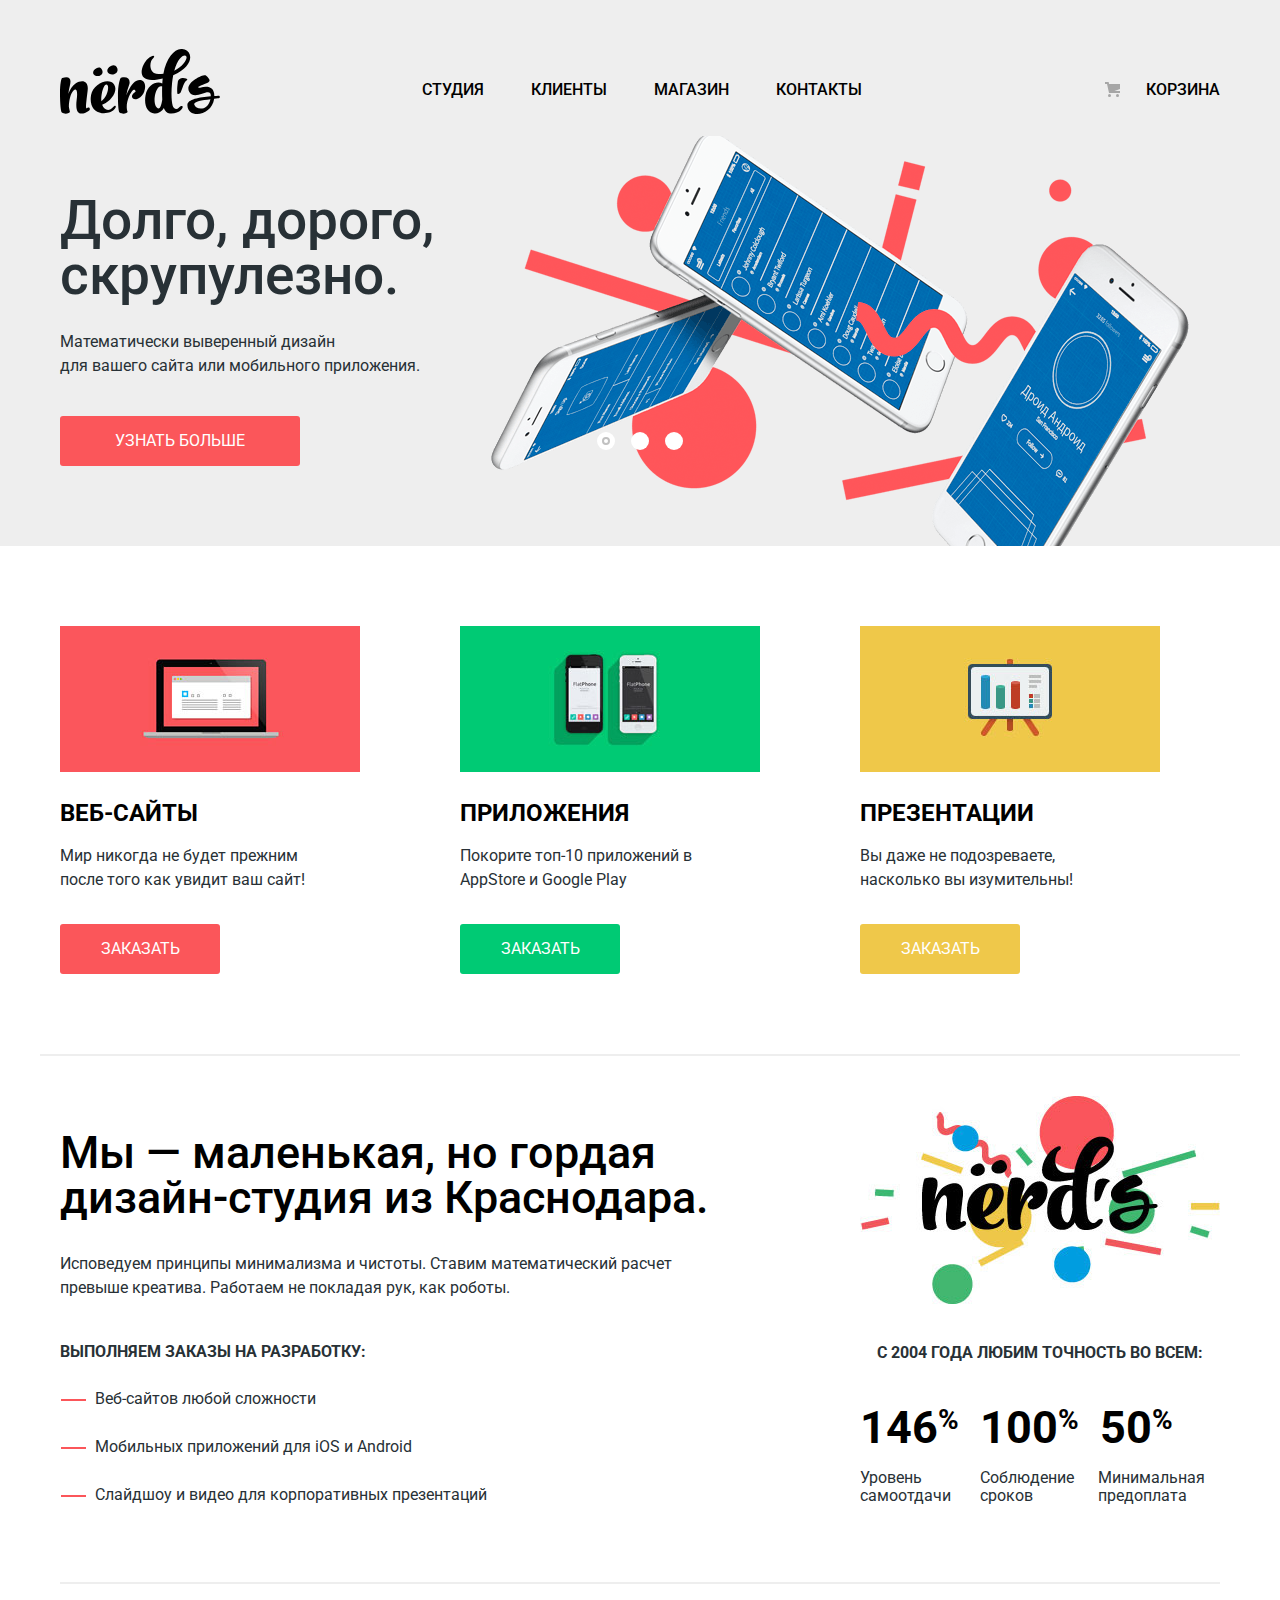
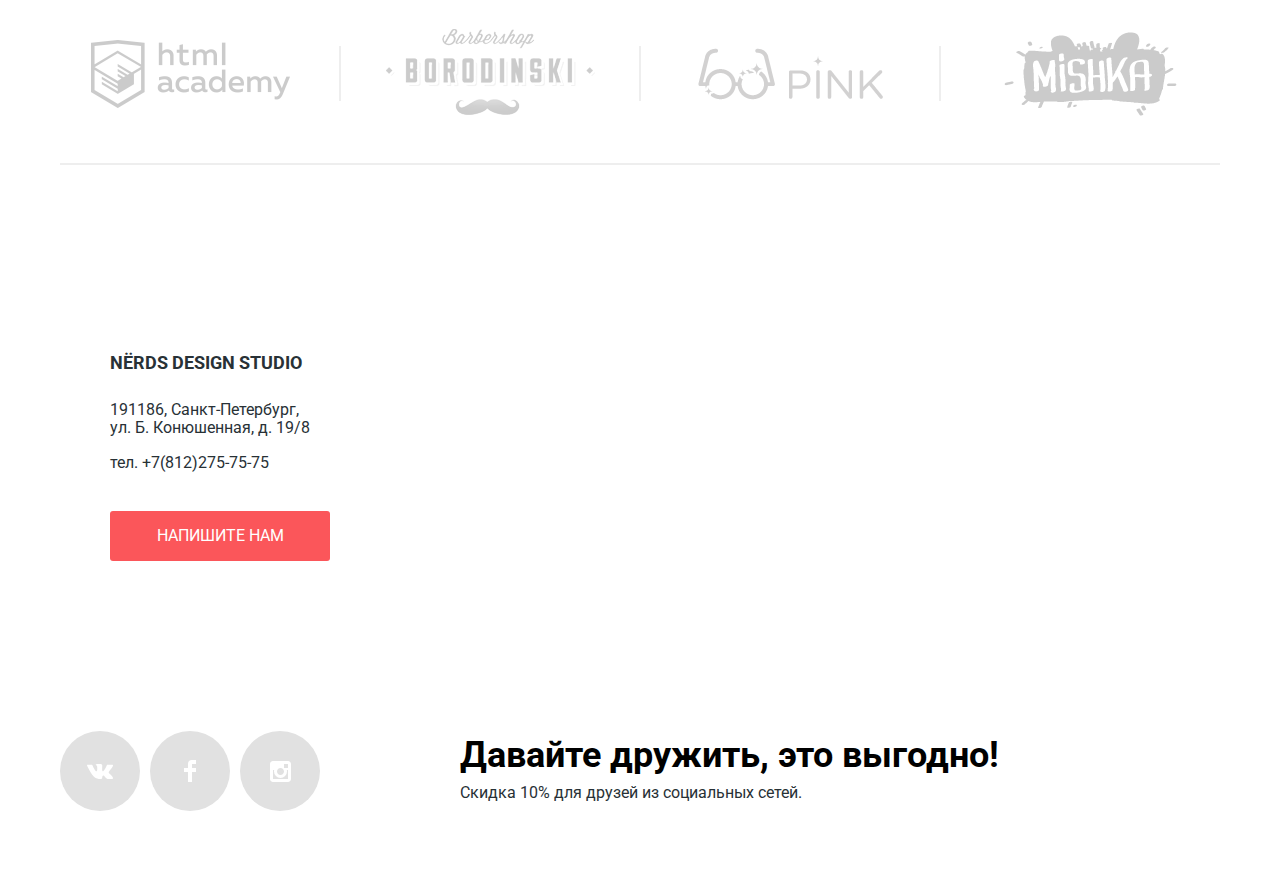
<file: index.html>
<!DOCTYPE html>
<html lang="ru">
	<head>
		<meta charset="utf-8">
		<title>HTML Academy: Нёрдс</title>
		<link href="https://fonts.googleapis.com/css?family=Roboto:400,500,700&amp;subset=cyrillic" rel="stylesheet">
		<link rel="stylesheet" href="css/normalize.min.css">
		<link rel="stylesheet" href="css/style.min.css">
	</head>
	<body>
		<header class="main-header">
			<div class="container">
				<nav class="main-navigation">
					<a class="main-header-logo">
						<img src="img/nerds-logo.svg" width="160" height="65" alt="Логотип дизайн студии Нёрдс">
					</a>
					<ul class="site-navigation">
						<li class="site-navigation-item"><a href="studio.html">Студия</a></li>
						<li class="site-navigation-item"><a href="clients.html">Клиенты</a></li>
						<li class="site-navigation-item"><a href="catalog.html">Магазин</a></li>
						<li class="site-navigation-item"><a href="contacts.html">Контакты</a></li>
					</ul>
					<ul class="user-navigation">
						<li class="cart-link"><a href="#">Корзина</a></li>
					</ul>
				</nav>
			</div>
		</header>
		<main>
			<h1 class="visually-hidden">Дизайн студия "Нёрдс"</h1>
			<section class="slider">
				<div class="container">
					<h2 class="visually-hidden">Преимущества</h2>
					<input class="visually-hidden" type="radio" id="product-1" name="toggle" checked>
					<input class="visually-hidden" type="radio" id="product-2" name="toggle">
					<input class="visually-hidden" type="radio" id="product-3" name="toggle">
					<div class="slider-controls">
						<label class="slider-controls-item slider-controls-item--1" for="product-1">Первый</label>
						<label class="slider-controls-item slider-controls-item--2" for="product-2">Второй</label>
						<label class="slider-controls-item slider-controls-item--3" for="product-3">Третий</label>
					</div>
					<ul class="slider-list">
						<li class="slider-item">
							<h3>Долго, дорого,<br> скрупулезно.</h3>
							<p>Математически выверенный дизайн<br> для вашего сайта или мобильного приложения.</p>
							<a class="slider-item-button button" href="#">Узнать больше</a>
						</li>
						<li class="slider-item">
							<h3>Любим математику как никто другой</h3>
							<p>Никакого креатива, только математические формулы для расчета идеальных пропорций.</p>
							<a class="slider-item-button button" href="#">Узнать больше</a>
						</li>
						<li class="slider-item">
							<h3>Только ночь,<br> только хардкор</h3>
							<p>Работать днем, как все? Мы против этого.<br> Ближе к полуночи работа только начинается.</p>
							<a class="slider-item-button button" href="#">Узнать больше</a>
						</li>
					</ul>
				</div>
			</section>
			<section class="features">
				<h2 class="visually-hidden">Преимущества</h2>
				<ul class="features-list">
					<li class="features-item features-item-site">
						<img src="img/illustration-1.jpg" width="300" height="146" alt="Веб-сайты">
						<h3>Веб-сайты</h3>
						<p>Мир никогда не будет прежним после того как увидит ваш сайт!</p>
						<a class="btn btn-link" href="#">Заказать</a>
					</li>
					<li class="features-item features-item-app">
						<img src="img/illustration-2.jpg" width="300" height="146" alt="Приложения">
						<h3>Приложения</h3>
						<p>Покорите топ-10 приложений в AppStore и Google Play</p>
						<a class="btn btn-link" href="#">Заказать</a>
					</li>
					<li class="features-item features-item-presentation">
						<img src="img/illustration-3.jpg" width="300" height="146" alt="Презентации">
						<h3>Презентации</h3>
						<p>Вы даже не подозреваете, насколько вы изумительны!</p>
						<a class="btn btn-link" href="#">Заказать</a>
					</li>
				</ul>
			</section>
			<section class="about">
				<h2 class="visually-hidden">Дизайн студия</h2>
				<div class="about-block">
					<div class="about-block-left">
						<h3>Мы — маленькая, но гордая дизайн-студия из Краснодара.</h3>
						<p>Исповедуем принципы минимализма и чистоты. Ставим математический расчет превыше креатива. Работаем не покладая рук, как роботы.</p>
						<p>Выполняем заказы на разработку:</p>
						<ul class="about-list">
							<li class="about-item">
								Веб-сайтов любой сложности
							</li>
							<li class="about-item">
								Мобильных приложений для iOS и Android
							</li>
							<li class="about-item">
								Слайдшоу и видео для корпоративных презентаций
							</li>
						</ul>
					</div>
					<div class="about-block-right">
						<div class="about-logo">
							<img src="img/nerds-illustration.jpg" width="360" height="208" alt="Логотип дизайн студии Нёрдс">
						</div>
						<p>с 2004 года любим точность во всем:</p>
						<div class="about-features">
							<span class="about-features-num">146<sup>%</sup></span>
							<span class="about-features-num">100<sup>%</sup></span>
							<span class="about-features-num">50<sup>%</sup></span>
						</div>
						<div class="about-features-text">
							<span>Уровень самоотдачи</span>
							<span>Соблюдение сроков</span>
							<span>Минимальная предоплата</span>
						</div>
					</div>
				</div>
			</section>
			<section class="partners">
				<h2 class="visually-hidden">Наши партнеры</h2>
				<ul class="partners-list">
					<li class="partners-item">
						<a href="https://htmlacademy.ru/intensive/htmlcss">
							<img src="img/logo-1.png" width="199" height="68" alt="HTML Academy">
						</a>
					</li>
					<li class="partners-item">
						<a href="#">
							<img src="img/logo-2.png" width="209" height="90" alt="Барбершоп Бородинский">
						</a>
					</li>
					<li class="partners-item">
						<a href="#">
							<img src="img/logo-3.png" width="185" height="52" alt="Pink">
						</a>
					</li>
					<li class="partners-item">
						<a href="#">
							<img src="img/logo-4.png" width="173" height="84" alt="Mishka">
						</a>
					</li>
				</ul>
			</section>
			<section class="map">
				<div class="container">
					<div class="contacts">
						<h4>NЁRDS DESIGN STUDIO</h4>
						<p class="map-contacts">191186, Санкт-Петербург, ул. Б. Конюшенная, д. 19/8</p>
						<p>тел. +7(812)275-75-75</p>
						<a class="btn btn-contacts" href="feedback.html">Напишите нам</a>
					</div>
				</div>
				<span>
					<iframe src="https://www.google.com/maps/embed?pb=!1m18!1m12!1m3!1d1998.5991043651586!2d30.320894616097!3d59.938794181876254!2m3!1f0!2f0!3f0!3m2!1i1024!2i768!4f13.1!3m3!1m2!1s0x4696310fca5ba729%3A0xea9c53d4493c879f!2z0JHQvtC70YzRiNCw0Y8g0JrQvtC90Y7RiNC10L3QvdCw0Y8g0YPQuy4sIDE5LCDQodCw0L3QutGCLdCf0LXRgtC10YDQsdGD0YDQsywgMTkxMTg2!5e0!3m2!1sru!2sru!4v1530602224681" height="416" style="border:0" allowfullscreen></iframe>
				</span>
			</section>
		</main>
		<footer class="main-footer">
			<div class="container">
				<div class="footer-social">
					<ul class="social-list">
						<li>
							<a class="social-button vk" href="#">
								<span class="visually-hidden">Вконтакте</span>
								<svg xmlns="http://www.w3.org/2000/svg" width="26" height="15" viewBox="0 0 26 15">
									<path fill="#FFF" d="M16.138 11.51c.956-.309 2.18 2.04 3.483 2.939.978.681 1.727.534 1.727.534l3.473-.05s1.815-.112.957-1.554c-.071-.12-.503-1.069-2.585-3.022-2.177-2.043-1.882-1.712.739-5.244 1.597-2.153 2.236-3.468 2.036-4.028-.192-.539-1.365-.399-1.365-.399L20.69.713c-.381.001-.704.119-.851.515-.003.004-.621 1.666-1.445 3.079-1.741 2.989-2.436 3.148-2.724 2.961-.661-.433-.494-1.737-.494-2.664 0-2.897.432-4.105-.846-4.417-.427-.104-.739-.172-1.828-.182-1.392-.021-2.574 0-3.244.329-.445.223-.786.712-.579.74.26.035.843.16 1.155.586.401.552.389 1.789.389 1.789s.229 3.411-.54 3.834c-.528.29-1.25-.302-2.803-3.016-.793-1.388-1.392-2.922-1.392-2.922s-.116-.285-.326-.441c-.25-.185-.6-.244-.6-.244L.848.684S.29.7.085.946c-.182.218-.015.668-.015.668s2.909 6.881 6.203 10.347c3.02 3.182 6.452 2.971 6.452 2.971h1.555s.469-.054.709-.312c.224-.24.214-.691.214-.691s-.031-2.109.935-2.419z"/>
								</svg>
							</a>
						</li>
						<li>
							<a class="social-button fb" href="#">
								<span class="visually-hidden">Фейсбук</span>
								<svg xmlns="http://www.w3.org/2000/svg" width="12" height="22" viewBox="0 0 12 22">
									<path fill="#FFF" d="M12 4V0H8a4 4 0 0 0-4 4v4H0v4h4v10h4V12h4V8H8V4h4z"/>
								</svg>
							</a>
						</li>
						<li>
							<a class="social-button in" href="#">
								<span class="visually-hidden">Инстаграм</span>
								<svg xmlns="http://www.w3.org/2000/svg" width="21" height="21" viewBox="0 0 21 21">
									<path fill="#FFF" d="M18 0H3C1.35 0 0 1.35 0 3v15c0 1.65 1.35 3 3 3h15c1.65 0 3-1.35 3-3V3c0-1.65-1.35-3-3-3zm-7.5 7c1.93 0 3.5 1.57 3.5 3.5S12.43 14 10.5 14 7 12.43 7 10.5 8.57 7 10.5 7zM18 18H3V9h1.181A6.504 6.504 0 0 0 4 10.5a6.5 6.5 0 1 0 13 0 6.45 6.45 0 0 0-.181-1.5H18v9zm0-11h-4V3h4v4z"/>
								</svg>
							</a>
						</li>
					</ul>
				</div>
				<div class="footer-social-text">
					<p>Давайте дружить, это выгодно!</p>
					<p>Скидка 10% для друзей из социальных сетей.</p>
				</div>
			</div>
		</footer>
		<section class="modal modal-feedback">
			<h2>Напишите нам</h2>
				<button class="modal-close" type="button"><img src="img/close-cross.svg" width="21" height="21" alt="Закрыть"></button>
				<form class="feedback-form" action="http://echo.htmlacademy.ru" method="post">
					<p class="feedback-item">
						<label for="user-name">Ваше имя:</label>
						<input class="modal-input" id="user-name" type="text" name="username" placeholder="Имя Фамилия" required>
					</p>
					<p class="feedback-item">
						<label for="user-email">Ваш email:</label>
						<input class="modal-input" id="user-email" type="email" name="email" placeholder="email@example.com" required>
					</p>
					<p class="feedback-item-area">
						<label for="user-text">Текст письма:</label>
						<textarea id="user-text" name="text" placeholder="В свободной форме"></textarea>
					</p>
					<button class="btn modal-btn" type="submit">Отправить</button>
				</form>
		</section>
		<script src="js/script.min.js"></script>
	</body>
</html>
</file>
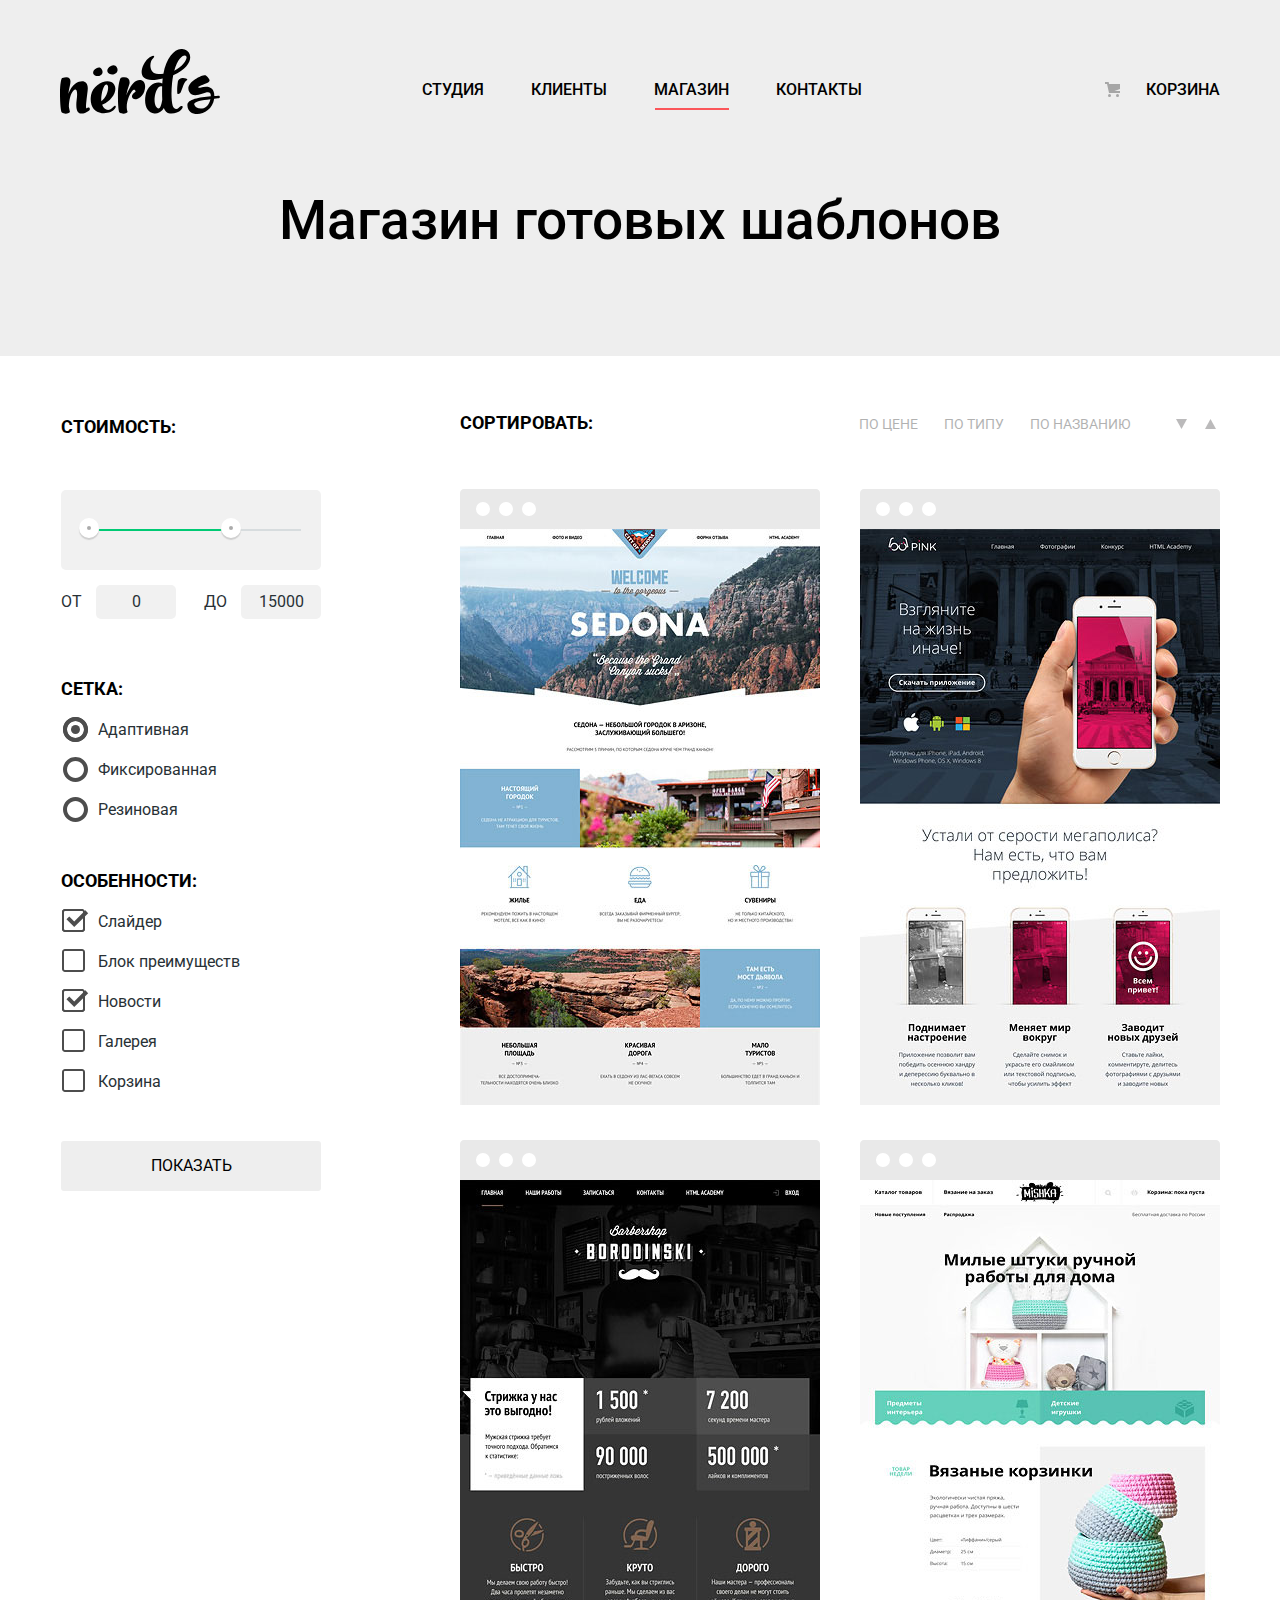
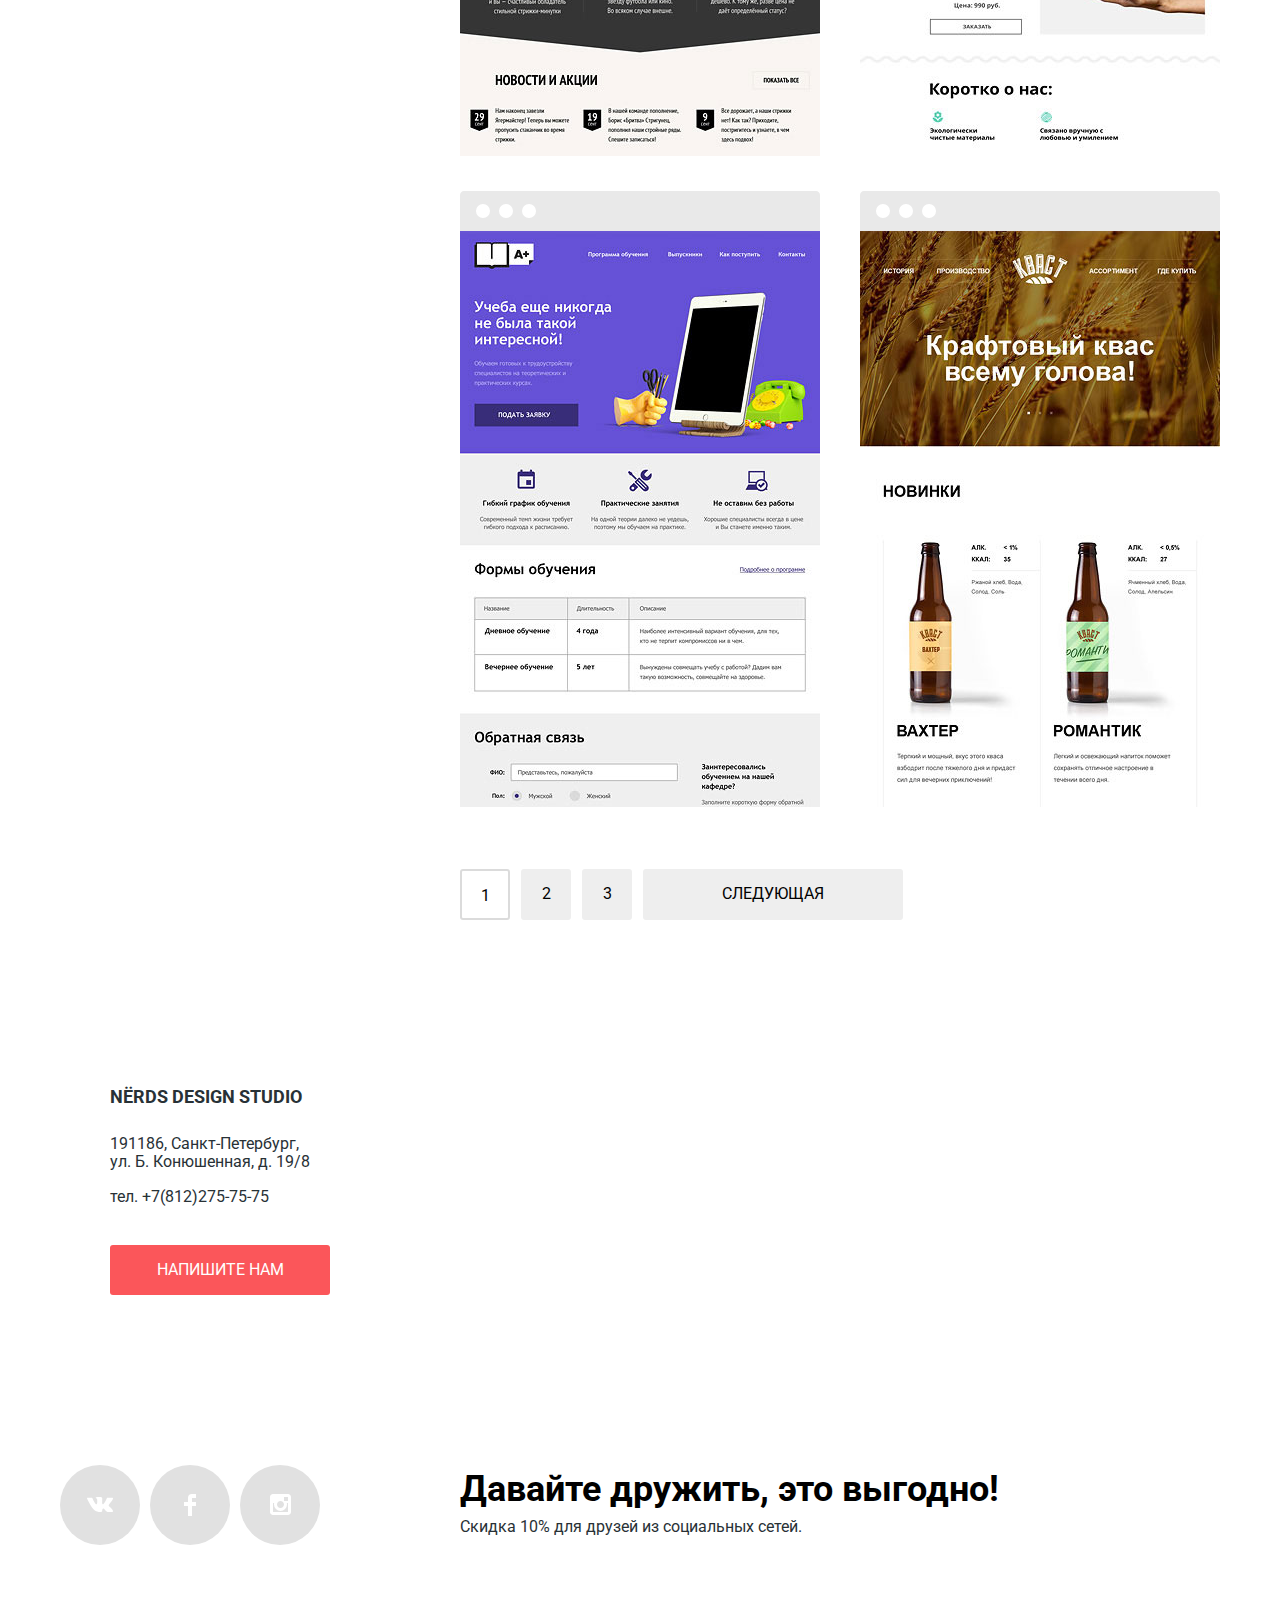
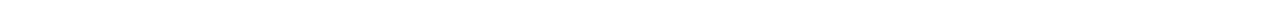
<file: catalog.html>
<!DOCTYPE html>
<html lang="ru">
	<head>
		<meta charset="utf-8">
		<title>HTML Academy: Нёрдс</title>
		<link href="https://fonts.googleapis.com/css?family=Roboto:400,500,700&amp;subset=cyrillic" rel="stylesheet">
		<link rel="stylesheet" href="css/normalize.min.css">
		<link rel="stylesheet" href="css/style.min.css">
	</head>
	<body>
		<header class="main-header-inner">
			<div class="container">
				<nav class="main-navigation">
					<a class="main-header-logo-inner" href="index.html">
						<img src="img/nerds-logo.svg" width="160" height="65" alt="Логотип дизайн студии Нёрдс">
					</a>
					<ul class="site-navigation">
						<li class="site-navigation-item"><a href="studio.html">Студия</a></li>
						<li class="site-navigation-item"><a href="clients.html">Клиенты</a></li>
						<li class="site-navigation-item site-navigation-item-current"><a>Магазин</a></li>
						<li class="site-navigation-item"><a href="contacts.html">Контакты</a></li>
					</ul>
					<ul class="user-navigation">
						<li class="cart-link"><a href="#">Корзина</a></li>
					</ul>
				</nav>
			</div>
			<h1>Магазин готовых шаблонов</h1>
		</header>
		<main>
			<div class="catalog-columns">
				<section class="filtres">
					<h2 class="visually-hidden">Фильтр товаров</h2>
					<form class="filter" method="get" action="http://echo.htmlacademy.ru">
						<fieldset class="filter-item">
							<legend>Стоимость:</legend>
							<div class="range-filter">
								<div class="range-controls">
									<div class="scale">
										<div class="bar" style="margin-left: 8%; width: 59%"></div>
									</div>
									<div class="toggle toggle-min"></div>
									<div class="toggle toggle-max"></div>
								</div>
								<div class="price-controls">
									<label class="min-price">от <input name="min-price" type="text" value="0"></label>
									<label class="max-price">до <input name="max-price" type="text" value="15000"></label>
								</div>
							</div>
						</fieldset>
						<fieldset class="filter-item grid">
							<legend>Сетка:</legend>
							<ul>
								<li class="filter-option">
									<input class="visually-hidden filter-input filter-input-radio" type="radio" name="grid-group" value="adaptive" id="filter-adaptive" checked>
									<label for="filter-adaptive">Адаптивная</label>
								</li>
								<li class="filter-option">
									<input class="visually-hidden filter-input filter-input-radio" type="radio" name="grid-group" value="fixed" id="filter-fixed">
									<label for="filter-fixed">Фиксированная</label>
								</li>
								<li class="filter-option">
									<input class="visually-hidden filter-input filter-input-radio" type="radio" name="grid-group" value="rubber" id="filter-rubber">
									<label for="filter-rubber">Резиновая</label>
								</li>
							</ul>
						</fieldset>
						<fieldset class="filter-item">
							<legend class="filter-features">Особенности:</legend>
							<ul>
								<li class="filter-option">
									<input class="visually-hidden filter-input filter-input-checkbox" type="checkbox" name="slider" id="filter-slider" checked>
									<label for="filter-slider">Слайдер</label>
								</li>
								<li class="filter-option">
									<input class="visually-hidden filter-input filter-input-checkbox" type="checkbox" name="features-block" id="filter-features-block">
									<label for="filter-features-block">Блок преимуществ</label>
								</li>
								<li class="filter-option">
									<input class="visually-hidden filter-input filter-input-checkbox" type="checkbox" name="news" id="filter-news" checked>
									<label for="filter-news">Новости</label>
								</li>
								<li class="filter-option">
									<input class="visually-hidden filter-input filter-input-checkbox" type="checkbox" name="gallery" id="filter-gallery">
									<label for="filter-gallery">Галерея</label>
								</li>
								<li class="filter-option">
									<input class="visually-hidden filter-input filter-input-checkbox" type="checkbox" name="cart" id="filter-cart">
									<label for="filter-cart">Корзина</label>
								</li>
							</ul>
						</fieldset>
						<button type="submit" class="btn filter-button">Показать</button>
					</form>
				</section>
				<section class="gallery">
					<div class="gallery-sort-block">
						<p>Сортировать:</p>
						<a class="gallery-sort" href="#price">по цене</a>
						<a class="gallery-sort" href="#type">по типу</a>
						<a class="gallery-sort" href="#name">по названию</a>
						<a class="gallery-sort arrow" href="#down"><img src="img/icon-down-dir.svg" width="11" height="10" alt="Стрелка вниз"></a>
						<a class="gallery-sort arrow" href="#up"><img src="img/icon-up-dir.svg" width="11" height="10" alt="Стрелка вверх"></a>
					</div>
					<div class="gallery-item">
						<figure class="gallery-items">
							<a class="product" href="#">
								<svg xmlns="http://www.w3.org/2000/svg" width="360" height="40" viewBox="0 0 360 40">
									<path fill="#e9e9e9" d="M356 0H4C1.8 0 0 1.8 0 4v36h360V4c0-2.2-1.8-4-4-4zM22.991 27a7 7 0 1 1 0-14 7 7 0 0 1 0 14zm23.011 0a7 7 0 1 1 0-14 7 7 0 0 1 0 14zm23.011 0a7 7 0 1 1 0-14 7 7 0 0 1 0 14z"/>
								</svg>
								<img src="img/img-sedona.jpg" width="360" height="576" alt="Sedona">
							</a>
							<div class="hover-block">
								<div class="gallery-block">
									<h3><a href="#">Sedona</a></h3>
									<div class="text-block mini">
										<p>Информационный сайт для туристов</p>
									</div>
									<button class="btn btn-gallery">9 900 руб.</button>
								</div>
							</div>
						</figure>
						<figure class="gallery-items">
							<a href="#">
								<svg xmlns="http://www.w3.org/2000/svg" width="360" height="40" viewBox="0 0 360 40">
									<path fill="#e9e9e9" d="M356 0H4C1.8 0 0 1.8 0 4v36h360V4c0-2.2-1.8-4-4-4zM22.991 27a7 7 0 1 1 0-14 7 7 0 0 1 0 14zm23.011 0a7 7 0 1 1 0-14 7 7 0 0 1 0 14zm23.011 0a7 7 0 1 1 0-14 7 7 0 0 1 0 14z"/>
								</svg>
								<img src="img/img-pink.jpg" width="360" height="576" alt="Pink">
							</a>
							<div class="hover-block">
								<div class="gallery-block">
									<h3><a href="#">Pink app</a></h3>
									<div class="text-block">
										<p>Продуктовый лендинг приложения для iOS и Android</p>
									</div>
									<button class="btn btn-gallery">9 900 руб.</button>
								</div>
							</div>
						</figure>
						<figure class="gallery-items">
							<a href="#">
								<svg xmlns="http://www.w3.org/2000/svg" width="360" height="40" viewBox="0 0 360 40">
									<path fill="#e9e9e9" d="M356 0H4C1.8 0 0 1.8 0 4v36h360V4c0-2.2-1.8-4-4-4zM22.991 27a7 7 0 1 1 0-14 7 7 0 0 1 0 14zm23.011 0a7 7 0 1 1 0-14 7 7 0 0 1 0 14zm23.011 0a7 7 0 1 1 0-14 7 7 0 0 1 0 14z"/>
								</svg>
								<img src="img/img-barbershop.jpg" width="360" height="576" alt="Borodinski">
							</a>
							<div class="hover-block">
								<div class="gallery-block">
									<h3><a href="#">Barbershop</a></h3>
									<div class="text-block mini">
										<p>Сайт салоны красоты. Для мужчин, да.</p>
									</div>
									<button class="btn btn-gallery">9 900 руб.</button>
								</div>
							</div>
						</figure>
						<figure class="gallery-items">
							<a href="#">
								<svg xmlns="http://www.w3.org/2000/svg" width="360" height="40" viewBox="0 0 360 40">
									<path fill="#e9e9e9" d="M356 0H4C1.8 0 0 1.8 0 4v36h360V4c0-2.2-1.8-4-4-4zM22.991 27a7 7 0 1 1 0-14 7 7 0 0 1 0 14zm23.011 0a7 7 0 1 1 0-14 7 7 0 0 1 0 14zm23.011 0a7 7 0 1 1 0-14 7 7 0 0 1 0 14z"/>
								</svg>
								<img src="img/img-mishka.jpg" width="360" height="576" alt="Mishka">
							</a>
							<div class="hover-block">
								<div class="gallery-block">
									<h3><a href="#">MISHKA</a></h3>
									<div class="text-block mini">
										<p>Интернет-магазин вязаных игрушек</p>
									</div>
									<button class="btn btn-gallery">9 900 руб.</button>
								</div>
							</div>
						</figure>
						<figure class="gallery-items">
							<a href="#">
								<svg xmlns="http://www.w3.org/2000/svg" width="360" height="40" viewBox="0 0 360 40">
									<path fill="#e9e9e9" d="M356 0H4C1.8 0 0 1.8 0 4v36h360V4c0-2.2-1.8-4-4-4zM22.991 27a7 7 0 1 1 0-14 7 7 0 0 1 0 14zm23.011 0a7 7 0 1 1 0-14 7 7 0 0 1 0 14zm23.011 0a7 7 0 1 1 0-14 7 7 0 0 1 0 14z"/>
								</svg>
								<img src="img/img-aplus.jpg" width="360" height="576" alt="A+">
							</a>
							<div class="hover-block">
								<div class="gallery-block">
									<h3><a href="#">A Plus</a></h3>
									<div class="text-block">
										<p>Лендинг курсов повышения квалификации</p>
									</div>
									<button class="btn btn-gallery">9 900 руб.</button>
								</div>
							</div>
						</figure>
						<figure class="gallery-items">
							<a href="#">
								<svg xmlns="http://www.w3.org/2000/svg" width="360" height="40" viewBox="0 0 360 40">
									<path fill="#e9e9e9" d="M356 0H4C1.8 0 0 1.8 0 4v36h360V4c0-2.2-1.8-4-4-4zM22.991 27a7 7 0 1 1 0-14 7 7 0 0 1 0 14zm23.011 0a7 7 0 1 1 0-14 7 7 0 0 1 0 14zm23.011 0a7 7 0 1 1 0-14 7 7 0 0 1 0 14z"/>
								</svg>
								<img src="img/img-kvast.jpg" width="360" height="576" alt="Кваст">
							</a>
							<div class="hover-block">
								<div class="gallery-block">
									<h3><a href="#">КВАСТ</a></h3>
									<div class="text-block">
										<p>Промо-сайт производителя крафтового кваса</p>
									</div>
									<button class="btn btn-gallery">9 900 руб.</button>
								</div>
							</div>
						</figure>
					</div>
					<ul class="pagination-list">
						<li class="pagination-item pagination-item-current"><a>1</a></li>
						<li class="pagination-item"><a href="#">2</a></li>
						<li class="pagination-item"><a href="#">3</a></li>
						<li class="pagination-item"><a href="#">Следующая</a></li>
					</ul>
				</section>
			</div>
			<section class="map">
				<div class="container">
					<div class="contacts">
						<h4>NЁRDS DESIGN STUDIO</h4>
						<p class="map-contacts">191186, Санкт-Петербург, ул. Б. Конюшенная, д. 19/8</p>
						<p>тел. +7(812)275-75-75</p>
						<a class="btn btn-contacts" href="feedback.html">Напишите нам</a>
					</div>
				</div>
				<span>
					<iframe src="https://www.google.com/maps/embed?pb=!1m18!1m12!1m3!1d1998.5991043651586!2d30.320894616097!3d59.938794181876254!2m3!1f0!2f0!3f0!3m2!1i1024!2i768!4f13.1!3m3!1m2!1s0x4696310fca5ba729%3A0xea9c53d4493c879f!2z0JHQvtC70YzRiNCw0Y8g0JrQvtC90Y7RiNC10L3QvdCw0Y8g0YPQuy4sIDE5LCDQodCw0L3QutGCLdCf0LXRgtC10YDQsdGD0YDQsywgMTkxMTg2!5e0!3m2!1sru!2sru!4v1530602224681" height="416" style="border:0" allowfullscreen></iframe>
				</span>
			</section>
		</main>
		<footer class="main-footer">
			<div class="container">
				<div class="footer-social">
					<ul class="social-list">
						<li>
							<a class="social-button vk" href="#">
								<span class="visually-hidden">Вконтакте</span>
								<svg xmlns="http://www.w3.org/2000/svg" width="26" height="15" viewBox="0 0 26 15">
									<path fill="#FFF" d="M16.138 11.51c.956-.309 2.18 2.04 3.483 2.939.978.681 1.727.534 1.727.534l3.473-.05s1.815-.112.957-1.554c-.071-.12-.503-1.069-2.585-3.022-2.177-2.043-1.882-1.712.739-5.244 1.597-2.153 2.236-3.468 2.036-4.028-.192-.539-1.365-.399-1.365-.399L20.69.713c-.381.001-.704.119-.851.515-.003.004-.621 1.666-1.445 3.079-1.741 2.989-2.436 3.148-2.724 2.961-.661-.433-.494-1.737-.494-2.664 0-2.897.432-4.105-.846-4.417-.427-.104-.739-.172-1.828-.182-1.392-.021-2.574 0-3.244.329-.445.223-.786.712-.579.74.26.035.843.16 1.155.586.401.552.389 1.789.389 1.789s.229 3.411-.54 3.834c-.528.29-1.25-.302-2.803-3.016-.793-1.388-1.392-2.922-1.392-2.922s-.116-.285-.326-.441c-.25-.185-.6-.244-.6-.244L.848.684S.29.7.085.946c-.182.218-.015.668-.015.668s2.909 6.881 6.203 10.347c3.02 3.182 6.452 2.971 6.452 2.971h1.555s.469-.054.709-.312c.224-.24.214-.691.214-.691s-.031-2.109.935-2.419z"/>
								</svg>
							</a>
						</li>
						<li>
							<a class="social-button fb" href="#">
								<span class="visually-hidden">Фейсбук</span>
								<svg xmlns="http://www.w3.org/2000/svg" width="12" height="22" viewBox="0 0 12 22">
									<path fill="#FFF" d="M12 4V0H8a4 4 0 0 0-4 4v4H0v4h4v10h4V12h4V8H8V4h4z"/>
								</svg>
							</a>
						</li>
						<li>
							<a class="social-button in" href="#">
								<span class="visually-hidden">Инстаграм</span>
								<svg xmlns="http://www.w3.org/2000/svg" width="21" height="21" viewBox="0 0 21 21">
									<path fill="#FFF" d="M18 0H3C1.35 0 0 1.35 0 3v15c0 1.65 1.35 3 3 3h15c1.65 0 3-1.35 3-3V3c0-1.65-1.35-3-3-3zm-7.5 7c1.93 0 3.5 1.57 3.5 3.5S12.43 14 10.5 14 7 12.43 7 10.5 8.57 7 10.5 7zM18 18H3V9h1.181A6.504 6.504 0 0 0 4 10.5a6.5 6.5 0 1 0 13 0 6.45 6.45 0 0 0-.181-1.5H18v9zm0-11h-4V3h4v4z"/>
								</svg>
							</a>
						</li>
					</ul>
				</div>
				<div class="footer-social-text">
					<p>Давайте дружить, это выгодно!</p>
					<p>Скидка 10% для друзей из социальных сетей.</p>
				</div>
			</div>
		</footer>
		<section class="modal modal-feedback">
			<h2>Напишите нам</h2>
			<button class="modal-close" type="button"><img src="img/close-cross.svg" width="21" height="21" alt="Закрыть"></button>
			<form class="feedback-form" action="http://echo.htmlacademy.ru" method="post">
				<p class="feedback-item">
					<label for="user-name">Ваше имя:</label>
					<input class="modal-input" id="user-name" type="text" name="username" placeholder="Имя Фамилия" required>
				</p>
				<p class="feedback-item">
					<label for="user-email">Ваш email:</label>
					<input class="modal-input" id="user-email" type="email" name="email" placeholder="email@example.com" required>
				</p>
				<p class="feedback-item-area">
					<label for="user-text">Текст письма:</label>
					<textarea id="user-text" name="text" placeholder="В свободной форме"></textarea>
				</p>
				<button class="btn modal-btn" type="submit">Отправить</button>
			</form>
		</section>
		<script src="js/script.min.js"></script>
	</body>
</html>
</file>
<file: css/style.min.css>
body{min-width:1200px; margin:0; padding:0; font-family:Roboto,Arial,sans-serif; font-size:16px; line-height:24px; font-weight:400; color:#283136; background-color:#fff}
a{display:inline-block; text-decoration:none; vertical-align:middle}
.main-header{margin:0 auto; background-color:#eee}
.main-header-inner{margin:0 auto; padding-bottom:71px; background-color:#eee}
.main-header-inner h1{margin-top:57px; font-size:55px; font-weight:500; line-height:55px; text-align:center; color:#000}
.main-header-logo-inner:hover{opacity:0.8}
.main-header-logo-inner:active{opacity:0.3}
.main-navigation{display:-webkit-box; display:-ms-flexbox; display:flex; -webkit-box-pack:justify; -ms-flex-pack:justify; justify-content:space-between; margin-left:auto; margin-right:auto; padding-top:49px; padding-left:20px; padding-right:20px; padding-bottom:15px; -webkit-box-align:center; -ms-flex-align:center; align-items:center}
.main-navigation ul{list-style:none; padding-left:0}
.visually-hidden{display:none}
.container{position:relative; width:1200px; margin:0 auto; padding:0}
.user-navigation{margin:0; margin-top:10px}
.site-navigation{display:-webkit-box; display:-ms-flexbox; display:flex; -webkit-box-pack:justify; -ms-flex-pack:justify; justify-content:space-between; width:440px; margin:0; margin-top:10px; margin-left:-83px}
.site-navigation-item a, 
.cart-link a{font-size:16px; line-height:30px; font-weight:500; text-transform:uppercase; color:#000}
.cart-link{position:relative}
.cart-link:before{position:absolute; content:""; width:15px; height:15px; top:7px; left:-41px; background-image:url("../img/cart-icon.svg"); background-position:0 0}
.site-navigation-item a[href]:hover, 
.cart-link a[href]:hover{color:#fb565a}
.site-navigation-item a[href]:active, 
.cart-link a[href]:active{color:#bdbdbd}
.site-navigation-item-current a, 
.site-navigation-item-current a:hover, 
.site-navigation-item-current a:focus, 
.site-navigation-item-current a:active{position:relative}
.site-navigation-item-current a:before{position:absolute; content:""; width:74px; height:2px; top:33px; left:1px; background-color:#fb565a}
.cart-link-item-current a, 
.cart-link-item-current a:hover, 
.cart-link-item-current a:focus, 
.cart-link-item-current a:active{position:relative}
.cart-link-item-current a:before{position:absolute; content:""; width:74px; height:2px; top:33px; left:1px; background-color:#fb565a}
.catalog-columns{display:-webkit-box; display:-ms-flexbox; display:flex; -webkit-box-pack:justify; -ms-flex-pack:justify; justify-content:space-between; max-width:1200px; margin-left:auto; margin-right:auto; margin-top:55px; margin-bottom:-80px; padding-left:20px; padding-right:20px}
.slider{position:relative; margin-left:auto; margin-right:auto; background-color:#eee}
.slider-controls{position:absolute; width:160px; height:18px; left:50%; bottom:104px; font-size:0; text-align:center; -webkit-transform:translateX(-50%); -ms-transform:translateX(-50%); transform:translateX(-50%); z-index:100}
.slider-controls label{position:relative; display:inline-block; width:18px; height:18px; padding:8px; vertical-align:middle; border-radius:50%; cursor:pointer}
.slider-controls label::after{content:""; position:absolute; width:18px; height:18px; top:8px; left:8px; background:#fff; border-radius:50%; z-index:1}
.slider-list{margin:0; padding:0; padding-left:20px; list-style:none}
.slider-item{display:none; padding:57px 0 80px 0}
.slider-item:nth-child(1){background-image:url("../img/slide-1.png"); background-repeat:no-repeat; background-position:431px -3px}
.slider-item:nth-child(2){background-image:url("../img/slide-2.png"); background-repeat:no-repeat; background-position:100% 0}
.slider-item:nth-child(3){background-image:url("../img/slide-3.png"); background-repeat:no-repeat; background-position:100% 20px}
#product-1:checked ~ .slider-list .slider-item:nth-child(1){display:block}
#product-2:checked ~ .slider-list .slider-item:nth-child(2){display:block}
#product-3:checked ~ .slider-list .slider-item:nth-child(3){display:block}
#product-1:checked ~ .slider-controls .slider-controls-item--1::before, 
#product-2:checked ~ .slider-controls .slider-controls-item--2::before, 
#product-3:checked ~ .slider-controls .slider-controls-item--3::before{content:""; position:absolute; width:4px; height:4px; left:50%; top:50%; margin:-4px; background-color:inherit; border:2px solid #c1c1c1; border-radius:50%; z-index:2}
.slider-item h3{max-width:600px; margin:0; margin-bottom:27px; font-size:55px; font-weight:500; line-height:55px}
.slider-item p{max-width:430px; margin:0; margin-bottom:38px}
.button{display:block; width:240px; padding:16px 0; font-size:16px; line-height:18px; text-transform:uppercase; text-align:center; text-decoration:none; color:#fff; background-color:#fb565a; border-radius:3px; border:none}
.button:hover, 
.button:focus{background-color:#e74246}
.button:active{color:rgba(255,255,255,0.3); background-color:#d7373b; -webkit-box-shadow:0 3px rgba(0,0,0,0.1) inset; box-shadow:0 3px rgba(0,0,0,0.1) inset}
.btn{font-size:16px; line-height:18px; text-align:center; vertical-align:middle; text-transform:uppercase; color:#fff; border:none; outline:none}
.btn-link{padding-top:16px; padding-bottom:16px; border-radius:3px}
.slide .btn{background-color:#fb565a}
.slide .btn:hover{background-color:#e74246}
.slide .btn:active{background-color:#d7373b}
.features{width:1180px; margin:0 auto; margin-top:80px; padding-left:20px; padding-bottom:80px; border-bottom:2px solid #eee}
.features ul{list-style:none; margin:0}
.features-list{display:-webkit-box; display:-ms-flexbox; display:flex; padding-left:0}
.features-list .btn-link{margin-top:16px}
.features-item h3{margin:0; margin-top:19px; font-size:24px; line-height:30px; text-transform:uppercase; color:#000}
.features-item{width:300px; padding-right:100px}
.features-item p{max-width:250px}
.features-item a{width:160px}
.features-item-presentation{padding-right:0}
.features-item-site .btn{background-color:#fb565a}
.features-item-site .btn:hover{background-color:#e74246}
.features-item-site .btn:active{background-color:#d7373b}
.features-item-app .btn{background-color:#00ca74}
.features-item-app .btn:hover{background-color:#00bc6c}
.features-item-app .btn:active{background-color:#00aa62}
.features-item-presentation .btn{background-color:#efc84a}
.features-item-presentation .btn:hover{background-color:#eab534}
.features-item-presentation .btn:active{background-color:#e5a722}
.about{max-width:1200px; margin-left:auto; margin-right:auto; margin-top:40px; padding-bottom:75px}
.about h3{font-size:45px; font-weight:500; line-height:45px; color:#000}
.about-block{display:-webkit-box; display:-ms-flexbox; display:flex; -webkit-box-pack:justify; -ms-flex-pack:justify; justify-content:space-between}
.about-block-left{width:660px; -webkit-box-orient:vertical; -webkit-box-direction:normal; -ms-flex-direction:column; flex-direction:column; padding-left:20px}
.about-block-left h3{margin:0; margin-top:34px}
.about-block-left p{margin:0; margin-top:32px; margin-bottom:40px}
.about-block-left p:nth-of-type(2){font-weight:700; margin-bottom:23px; text-transform:uppercase}
.about-list{list-style:none; margin:0; padding-left:35px}
.about-item{position:relative; margin-bottom:24px}
.about-item:last-child{margin:0}
.about-item:before{position:absolute; content:""; width:25px; height:2px; top:12px; left:-34px; background-color:#fb565a}
.about-block-right{width:360px; padding-right:20px}
.about-block-right p:nth-of-type(1){margin:0; margin-top:30px; padding-left:17px; font-weight:700; text-transform:uppercase}
.about-features{display:block; margin:0; margin-top:58px; padding:0}
.about-features-num{margin-right:17px; font-size:45px; line-height:10px; font-weight:700; color:#000}
.about-features-num:last-of-type{margin:0}
.about-features-num sup{font-size:62%}
.about-features-text{display:-webkit-box; display:-ms-flexbox; display:flex; width:360px; margin-top:19px; font-size:16px; font-weight:400; line-height:18px}
.about-features-text span{margin-right:24px}
.about-features-text span:last-of-type{margin-right:0px}
.filtres{width:260px; height:770px; padding-left:21px}
.filter-item{margin:0; margin-bottom:54px; padding:0; border:none}
.filter-item+.grid{margin-bottom:25px}
.filter-item+.features{margin-bottom:28px}
.filter legend{margin-bottom:19px; font-size:18px; font-weight:700; line-height:30px; text-transform:uppercase; color:#000}
.filter-item legend{padding-top:4px}
.filter ul{list-style:none; margin:0; padding:0}
.filter-option{margin-bottom:20px; padding-left:37px}
.filter-option label{position:relative; display:block; cursor:pointer; -webkit-user-select:none; -moz-user-select:none; -ms-user-select:none; user-select:none}
.filter-input-radio+label::before{content:""; position:absolute; width:26px; height:26px; top:-3px; left:-35px; background-image:url("../img/radio-off.svg"); background-repeat:no-repeat}
.filter-input-radio:checked+label::after{content:""; position:absolute; width:26px; height:26px; top:-3px; left:-35px; background-image:url("../img/radio-on.svg"); background-repeat:no-repeat; background-position:0 0}
.filter-features{padding-top:3px}
.filter-input-checkbox+label::before{content:""; position:absolute; width:28px; height:28px; top:-3px; left:-36px; background-image:url("../img/checkbox-off.svg"); background-repeat:no-repeat; background-position:0 0}
.filter-input-checkbox:checked+label::after{content:""; position:absolute; width:27px; height:23px; top:-3px; left:-36px; background-image:url("../img/checkbox-on.svg"); background-repeat:no-repeat; background-position:0 0}
.range-filter{width:260px; margin-top:32px}
.filter-item legend{font-size:18px; font-weight:700; line-height:24px; text-transform:uppercase}
.range-controls{position:relative; height:41px; margin-bottom:15px; padding-top:39px; padding-right:20px; padding-left:20px; background-color:#f1f1f1; border-radius:5px}
.range-controls .scale{height:2px; background:#d7dcde}
.range-controls .bar{width:70%; height:2px; background:#00ca74}
.range-controls .toggle{position:absolute; width:4px; height:4px; top:31px; left:0; padding:0; border:8px solid #fff; background-color:#ababab; -webkit-box-shadow:0 2px 1px 0 #cfcfcf; box-shadow:0 2px 1px 0 #cfcfcf; border-radius:50%; cursor:pointer}
.range-controls .toggle-min{top:28px; left:18px}
.range-controls .toggle-max{top:28px; left:160px}
.price-controls{font-size:0}
.price-controls label{display:inline-block; width:50%; font-size:16px; text-transform:uppercase; vertical-align:middle}
.price-controls input{width:60px; margin-left:10px; padding:8px 10px; font-family:Roboto,Arial,sans-serif; font-size:16px; text-align:center; color:#283136; border:none; border-radius:5px; background:#f1f1f1}
.max-price{text-align:right}
.filter ul{list-style:none; line-height:20px}
.filter-input:hover+label{color:#000}
.filter-input:disabled+label{color:#283136; opacity:0.5}
.filter-button{width:260px; height:50px; margin-top:-27px; padding:0; color:#000; background-color:#eee; border-radius:3px; cursor:pointer}
.filter-button:hover{color:#000; background-color:#dfdfdf}
.filter-button:active{color:#000; background-color:#d5d5d5; opacity:0.3; -webkit-box-shadow:inset 0 1px 0 1px #bfbfbf; box-shadow:inset 0 1px 0 1px #bfbfbf}
.gallery{width:760px; padding-right:20px}
.gallery p{font-size:18px; font-weight:700; line-height:18px; color:#000}
.gallery-sort-block a{margin-right:26px; font-size:14px; line-height:18px; text-transform:uppercase; color:#000}
.gallery-sort-block{display:-webkit-box; display:-ms-flexbox; display:flex; margin:0; margin-bottom:56px; padding-top:3px; -webkit-box-align:baseline; -ms-flex-align:baseline; align-items:baseline}
.gallery-sort-block p{margin:0; margin-right:266px; text-transform:uppercase}
.gallery-sort-block a:nth-child(4){margin-right:45px}
.gallery-sort-block a:nth-child(5){margin-right:18px}
.gallery-sort-block a:nth-child(6){margin-right:0}
.gallery-sort, .arrow{opacity:0.3}
.gallery-sort:hover, .arrow:hover{opacity:0.6}
.gallery-sort:active, .arrow:active{opacity:1}
.gallery-item{display:-webkit-box; display:-ms-flexbox; display:flex; -webkit-box-pack:justify; -ms-flex-pack:justify; justify-content:space-between; -ms-flex-wrap:wrap; flex-wrap:wrap; width:760px; margin:0; margin-bottom:27px}
.gallery-items{position:relative; width:360px; margin:0; margin-bottom:28px}
.gallery-items .product{display:block; width:360px; height:618px}
.gallery-items:hover path{fill:#4d4d4d}
.gallery-items:hover .hover-block{display:block}
.gallery-items svg{margin-bottom:-6px}
.gallery-items img{margin-top:-1px}
.gallery-items:nth-child(2n){margin-right:0}
.hover-block{display:none; position:absolute; width:362px; min-height:230px; left:-1px; bottom:0; background-color:#eee}
.btn-gallery{display:block; width:200px; margin-top:10px; margin-bottom:40px; padding-top:16px; padding-bottom:16px; background-color:#fb565a; border-radius:3px; cursor:pointer}
.btn-gallery:hover{background-color:#e74246}
.btn-gallery:active{background-color:#d7373b; -webkit-box-shadow:inset 0 2px 0 0 #c13135; box-shadow:inset 0 2px 0 0 #c13135}
.gallery-block{display:-webkit-box; display:-ms-flexbox; display:flex; -webkit-box-orient:vertical; -webkit-box-direction:normal; -ms-flex-direction:column; flex-direction:column; -webkit-box-align:center; -ms-flex-align:center; align-items:center}
.gallery-block h3{text-transform:uppercase; margin:0 auto; margin-top:28px; margin-bottom:17px}
.gallery-block p{margin:0; font-size:16px; font-weight:400; line-height:18px; color:#666}
.gallery-block a{color:#000}
.text-block{width:228px; text-align:center; margin-bottom:18px}
.mini{width:171px; margin-bottom:18px}
.partners{max-width:1160px; margin:0 auto; padding-top:40px; padding-bottom:39px; border-top:2px solid #eee; border-bottom:2px solid #eee}
.partners-list{list-style:none; display:-webkit-box; display:-ms-flexbox; display:flex; -webkit-box-pack:justify; -ms-flex-pack:justify; justify-content:space-between; margin:0; padding-left:0}
.partners-item{position:relative; width:260px; height:100px}
.partners-item a{opacity:0.2; display:-webkit-box; display:-ms-flexbox; display:flex; -webkit-box-pack:center; -ms-flex-pack:center; justify-content:center; -webkit-box-align:center; -ms-flex-align:center; align-items:center; height:100%}
.partners-item:not(:first-of-type):before{position:absolute; content:""; width:2px; height:55px; top:22px; left:-21px; background-color:#eee}
.partners-item a:hover{opacity:1}
.partners-item a:active{opacity:0.1}
.pagination-list{display:-webkit-box; display:-ms-flexbox; display:flex; height:50px; margin:0; margin-bottom:60px; padding:0; list-style:none}
.pagination-list li{margin-right:11px}
.pagination-item a{display:inline-block; width:50px; height:38px; text-align:center; vertical-align:middle; padding-top:13px; color:#000; background-color:#eee; border-radius:3px}
.pagination-item:nth-child(4) a{width:260px; margin-right:0; text-transform:uppercase}
.pagination-item a:hover{color:#000; background-color:#dfdfdf}
.pagination-item a:active{color:#000; background-color:#d5d5d5; opacity:0.3; -webkit-box-shadow:inset 0 1px 0 1px #bfbfbf; box-shadow:inset 0 1px 0 1px #bfbfbf}
.pagination-item-current a, 
.pagination-item-current a:hover, 
.pagination-item-current a:focus, 
.pagination-item-current a:active{width:46px; height:34px; color:#000; background-color:#fff; border:2px solid #dbdbdb; border-radius:3px}
.map{width:100%; margin:0 auto; margin-top:80px}
.map iframe{width:100%}
.contacts{position:absolute; max-width:320px; padding:48px 50px 47px 50px; left:20px; top:55px; background-color:#fff}
.contacts h4{margin:0; font-size:18px; font-weight:700; line-height:30px; text-transform:uppercase}
.contacts p:nth-child(3){margin:0; margin-top:14px; margin-bottom:36px}
.map-contacts{max-width:210px; margin:0; margin-top:23px; padding:0; font-size:16px; font-weight:400; line-height:18px}
.btn-contacts{width:220px; padding-top:16px; padding-bottom:16px; border-radius:3px}
.map .btn{background-color:#fb565a}
.map .btn:hover{background-color:#e74246}
.map .btn:active{background-color:#d7373b}
.social-button{background-color:#e1e1e1}
.social-button:hover{background-color:#e74246}
.social-button:active{background-color:#d7373b}
.main-footer{margin:0 auto; width:1200px; height:220px}
.main-footer .container{display:-webkit-box; display:-ms-flexbox; display:flex; padding-top:63px}
.footer-social{max-width:280px; padding-right:140px}
.footer-social-text p:first-of-type{margin:0; margin-top:6px; font-size:36px; font-weight:700; line-height:36px; color:#000}
.footer-social-text p:last-of-type{margin:0; margin-top:9px; font-size:16px; font-weight:400; line-height:22px}
.footer-social-text{width:545px}
.social-list{list-style:none; display:-webkit-box; display:-ms-flexbox; display:flex; flex-wrap:wrap; width:270px; margin:0; padding-left:20px}
.social-list li{padding-right:10px; padding-bottom:10px}
.social-list li:last-of-type{padding-right:0}
.social-button{display:-webkit-box; display:-ms-flexbox; display:flex; -webkit-box-pack:center; -ms-flex-pack:center; justify-content:center; -webkit-box-align:center; -ms-flex-align:center; align-items:center; width:80px; height:80px; border-radius:50%}
.social-button:active path{fill:#e37376}
@-webkit-keyframes bounce{0%{-webkit-transform:translateX(-2000px); transform:translateX(-2000px)}
70%{-webkit-transform:translateX(30px); transform:translateX(30px)}
90%{-webkit-transform:translateX(-10px); transform:translateX(-10px)}
100%{-webkit-transform:translateX(0); transform:translateX(0)}
}
@keyframes bounce{0%{-webkit-transform:translateX(-2000px); transform:translateX(-2000px)}
70%{-webkit-transform:translateX(30px); transform:translateX(30px)}
90%{-webkit-transform:translateX(-10px); transform:translateX(-10px)}
100%{-webkit-transform:translateX(0); transform:translateX(0)}
}
.modal{position:fixed; margin:auto; top:0; bottom:0; left:0; right:0}
.modal-feedback{display:none; width:760px; height:522px; padding:67px 96px 0 100px; background-color:#fff; -webkit-box-shadow:0 20px 40px rgba(0,0,0,0.7); box-shadow:0 20px 40px rgba(0,0,0,0.7)}
.modal-show{display:block; -webkit-animation:bounce 0.7s; animation:bounce 0.7s}
.modal-feedback h2{margin:0; margin-bottom:41px; padding:0; font-size:45px; font-weight:500; line-height:45px; color:#000}
.modal-close{position:absolute; width:25px; height:25px; margin:0; padding:0; top:77px; left:849px; border:none; background:none; opacity:0.3; outline:none; cursor:pointer}
.modal-close:hover{opacity:1}
.feedback-form{display:-webkit-box; display:-ms-flexbox; display:flex; -ms-flex-wrap:wrap; flex-wrap:wrap; -webkit-box-pack:justify; -ms-flex-pack:justify; justify-content:space-between; font-size:16px; font-weight:700; line-height:18px; color:#000}
.feedback-form .btn{background-color:#fb565a}
.feedback-form .btn:hover{background-color:#e74246}
.feedback-form .btn:active{background-color:#d7373b}
.feedback-form input:focus{border-color:#000}
.feedback-form input:hover{border-color:#b4b9bb}
.feedback-form textarea:focus{border-color:#000}
.feedback-form textarea:hover{border-color:#b4b9bb}
.modal .caption{width:360px}
.modal .button{width:25px; height:25px}
.feedback-item{width:360px; margin:0; margin-bottom:34px}
.feedback-item-area{outline:none; margin:0; margin-bottom:44px}
.feedback-item-area textarea{display:inline-block; -webkit-box-sizing:content-box; box-sizing:content-box; resize:none; width:730px; height:90px; margin-top:10px; padding:9px 14px 14px 14px; font-family:'Roboto',Arial,sans-serif; font-size:16px; vertical-align:middle; border:2px solid #d7dcde; border-radius:3px}
.modal-input{outline:none; width:343px; margin-top:10px; padding-top:12px; padding-bottom:15px; padding-left:12px; border:2px solid #d7dcde; border-radius:3px}
.modal-error input{outline:none; border-color:#e74246}
.modal-error input::-moz-placeholder{color:#e74246}
.modal-error input::-webkit-input-placeholder{color:#e74246}
.modal-error input:-ms-input-placeholder{color:#e74246}
.modal-btn{width:260px; height:50px; border-radius:3px; cursor:pointer}
</file>
